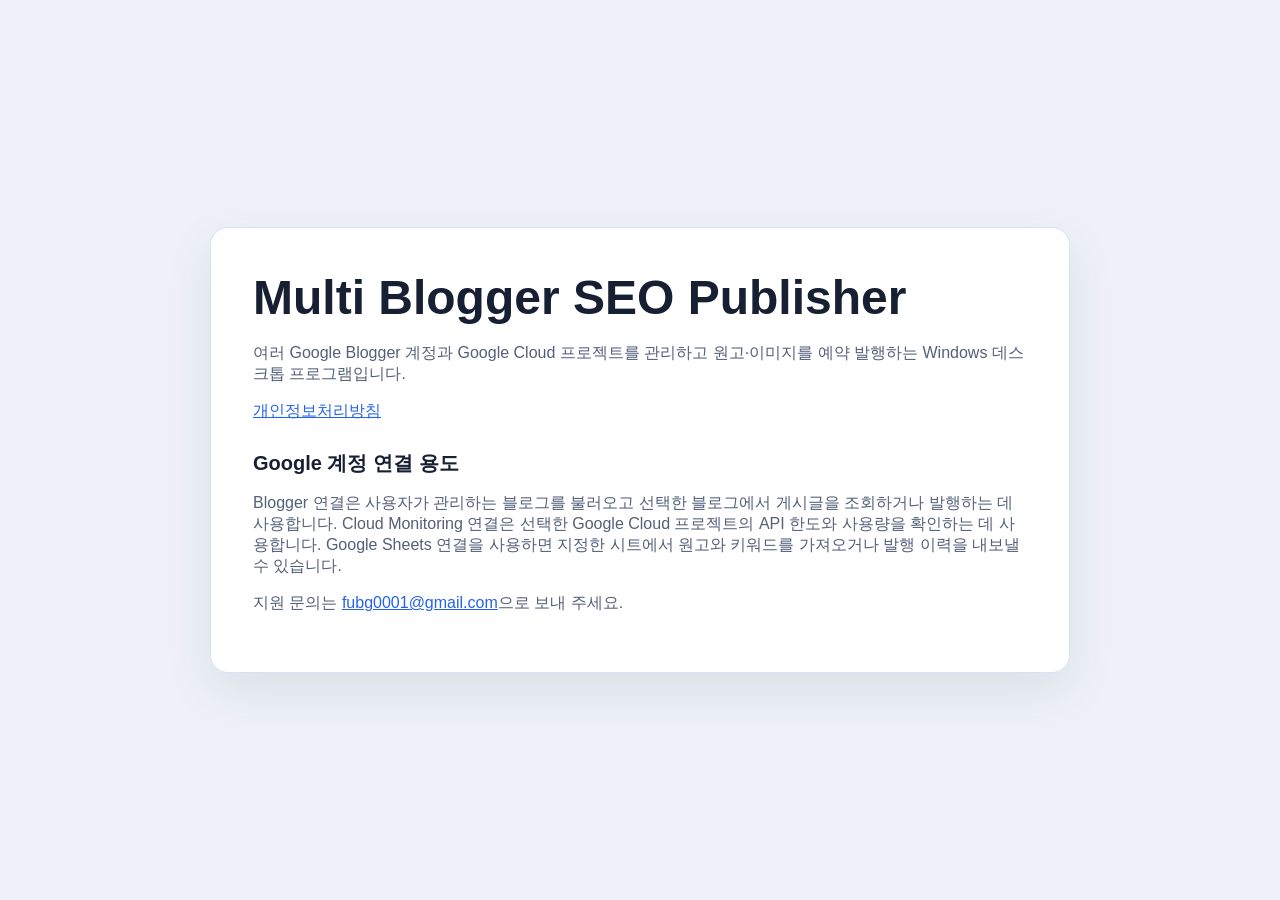
<file: index.html>
<!doctype html>
<html lang="ko">
<head>
  <meta charset="utf-8">
  <meta name="viewport" content="width=device-width, initial-scale=1">
  <title>Multi Blogger SEO Publisher</title>
  <link rel="stylesheet" href="style.css">
</head>
<body>
  <main class="card">
    <h1>Multi Blogger SEO Publisher</h1>
    <p>여러 Google Blogger 계정과 Google Cloud 프로젝트를 관리하고 원고·이미지를 예약 발행하는 Windows 데스크톱 프로그램입니다.</p>
    <p><a href="privacy.html">개인정보처리방침</a></p>
    <h2>Google 계정 연결 용도</h2>
    <p>Blogger 연결은 사용자가 관리하는 블로그를 불러오고 선택한 블로그에서 게시글을 조회하거나 발행하는 데 사용합니다. Cloud Monitoring 연결은 선택한 Google Cloud 프로젝트의 API 한도와 사용량을 확인하는 데 사용합니다. Google Sheets 연결을 사용하면 지정한 시트에서 원고와 키워드를 가져오거나 발행 이력을 내보낼 수 있습니다.</p>
    <p>지원 문의는 <a href="mailto:fubg0001@gmail.com">fubg0001@gmail.com</a>으로 보내 주세요.</p>
  </main>
</body>
</html>
</file>
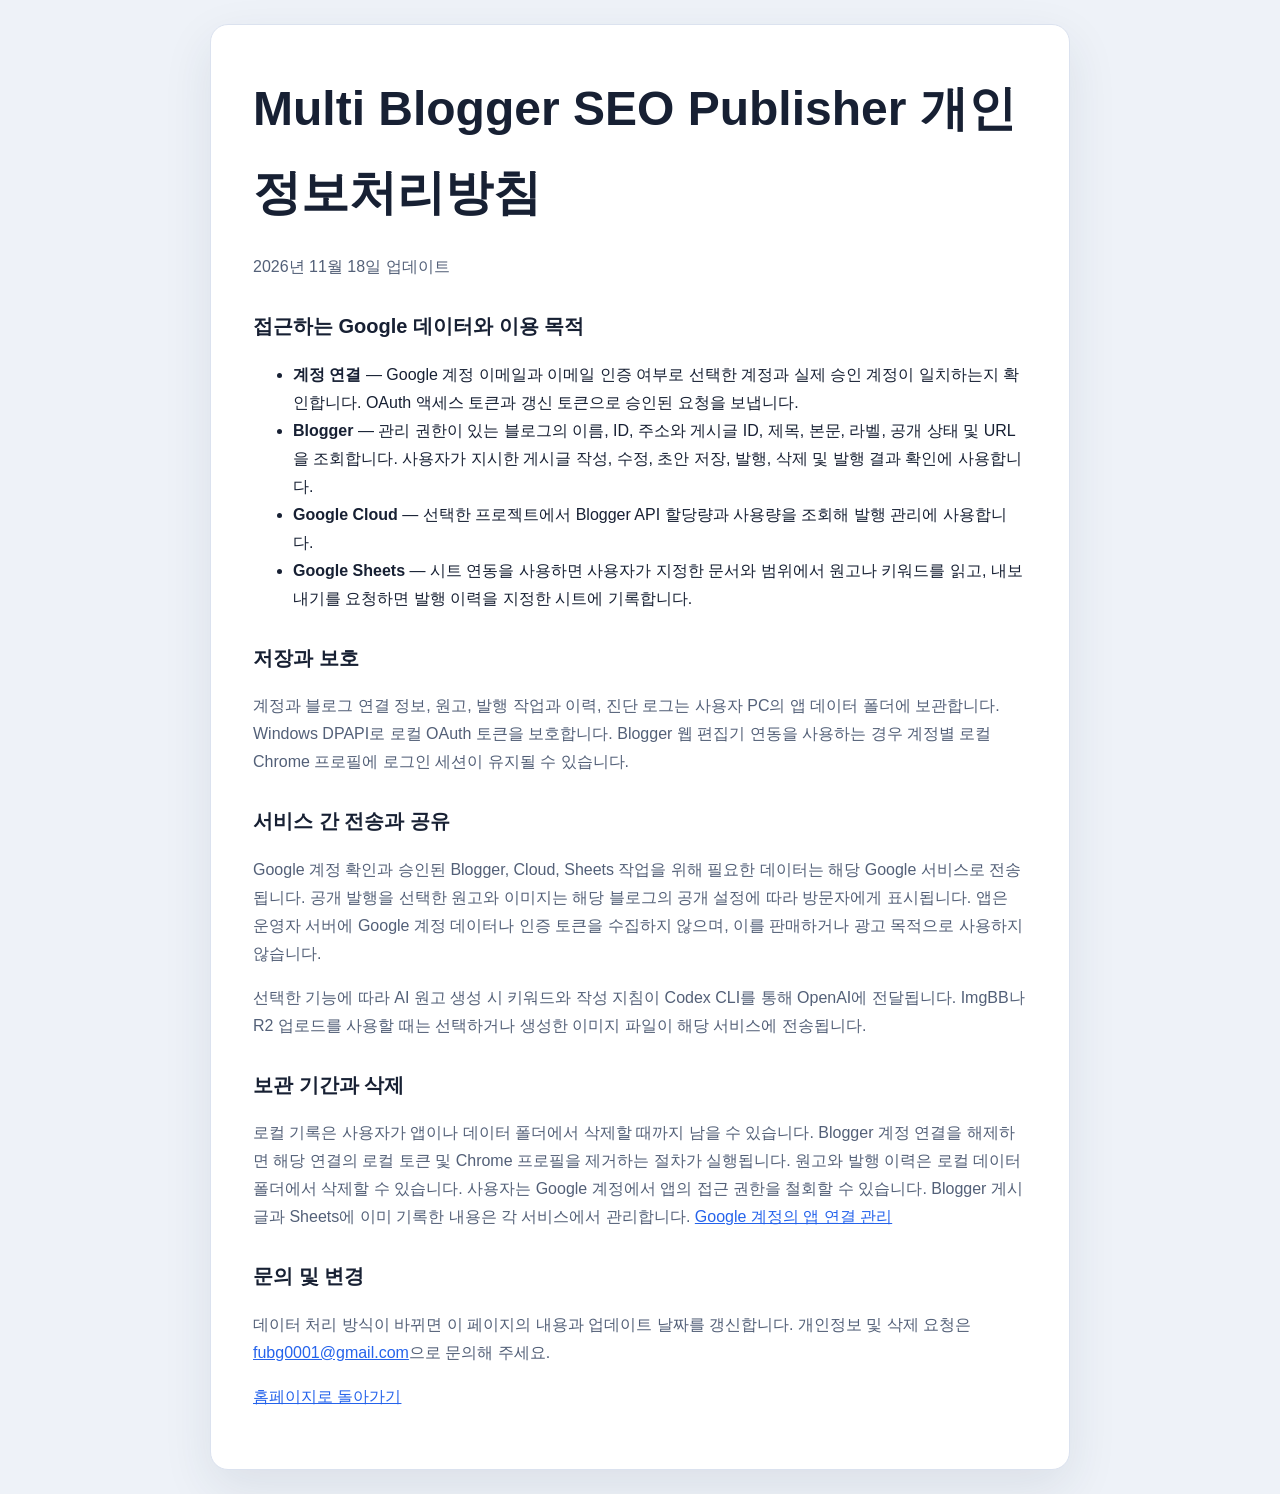
<file: privacy.html>
<!doctype html>
<html lang="ko">
<head>
  <meta charset="utf-8">
  <meta name="viewport" content="width=device-width, initial-scale=1">
  <title>개인정보처리방침 · Multi Blogger SEO Publisher</title>
  <link rel="stylesheet" href="style.css">
</head>
<body>
  <main class="card document">
    <h1>Multi Blogger SEO Publisher 개인정보처리방침</h1>
    <p>2026년 11월 18일 업데이트</p>
    <h2>접근하는 Google 데이터와 이용 목적</h2>
    <ul>
      <li><strong>계정 연결</strong> — Google 계정 이메일과 이메일 인증 여부로 선택한 계정과 실제 승인 계정이 일치하는지 확인합니다. OAuth 액세스 토큰과 갱신 토큰으로 승인된 요청을 보냅니다.</li>
      <li><strong>Blogger</strong> — 관리 권한이 있는 블로그의 이름, ID, 주소와 게시글 ID, 제목, 본문, 라벨, 공개 상태 및 URL을 조회합니다. 사용자가 지시한 게시글 작성, 수정, 초안 저장, 발행, 삭제 및 발행 결과 확인에 사용합니다.</li>
      <li><strong>Google Cloud</strong> — 선택한 프로젝트에서 Blogger API 할당량과 사용량을 조회해 발행 관리에 사용합니다.</li>
      <li><strong>Google Sheets</strong> — 시트 연동을 사용하면 사용자가 지정한 문서와 범위에서 원고나 키워드를 읽고, 내보내기를 요청하면 발행 이력을 지정한 시트에 기록합니다.</li>
    </ul>
    <h2>저장과 보호</h2>
    <p>계정과 블로그 연결 정보, 원고, 발행 작업과 이력, 진단 로그는 사용자 PC의 앱 데이터 폴더에 보관합니다. Windows DPAPI로 로컬 OAuth 토큰을 보호합니다. Blogger 웹 편집기 연동을 사용하는 경우 계정별 로컬 Chrome 프로필에 로그인 세션이 유지될 수 있습니다.</p>
    <h2>서비스 간 전송과 공유</h2>
    <p>Google 계정 확인과 승인된 Blogger, Cloud, Sheets 작업을 위해 필요한 데이터는 해당 Google 서비스로 전송됩니다. 공개 발행을 선택한 원고와 이미지는 해당 블로그의 공개 설정에 따라 방문자에게 표시됩니다. 앱은 운영자 서버에 Google 계정 데이터나 인증 토큰을 수집하지 않으며, 이를 판매하거나 광고 목적으로 사용하지 않습니다.</p>
    <p>선택한 기능에 따라 AI 원고 생성 시 키워드와 작성 지침이 Codex CLI를 통해 OpenAI에 전달됩니다. ImgBB나 R2 업로드를 사용할 때는 선택하거나 생성한 이미지 파일이 해당 서비스에 전송됩니다.</p>
    <h2>보관 기간과 삭제</h2>
    <p>로컬 기록은 사용자가 앱이나 데이터 폴더에서 삭제할 때까지 남을 수 있습니다. Blogger 계정 연결을 해제하면 해당 연결의 로컬 토큰 및 Chrome 프로필을 제거하는 절차가 실행됩니다. 원고와 발행 이력은 로컬 데이터 폴더에서 삭제할 수 있습니다. 사용자는 Google 계정에서 앱의 접근 권한을 철회할 수 있습니다. Blogger 게시글과 Sheets에 이미 기록한 내용은 각 서비스에서 관리합니다. <a href="https://myaccount.google.com/permissions">Google 계정의 앱 연결 관리</a></p>
    <h2>문의 및 변경</h2>
    <p>데이터 처리 방식이 바뀌면 이 페이지의 내용과 업데이트 날짜를 갱신합니다. 개인정보 및 삭제 요청은 <a href="mailto:fubg0001@gmail.com">fubg0001@gmail.com</a>으로 문의해 주세요.</p>
    <p><a href="./">홈페이지로 돌아가기</a></p>
  </main>
</body>
</html>
</file>
<file: style.css>
:root { color-scheme: light; font-family: Arial, "Malgun Gothic", sans-serif; color: #172033; background: #eef2f8; }
* { box-sizing: border-box; }
body { margin: 0; min-height: 100vh; display: grid; place-items: center; padding: 24px; }
.card { width: min(860px, 100%); background: #fff; border: 1px solid #dbe2ef; border-radius: 18px; padding: 42px; box-shadow: 0 18px 50px #24314d18; }
.document { line-height: 1.75; }
.badge { display: inline-block; color: #2563eb; font-size: 12px; font-weight: 700; letter-spacing: .12em; margin-bottom: 12px; }
h1 { margin: 0 0 18px; font-size: clamp(30px, 5vw, 48px); }
h2 { margin-top: 28px; font-size: 20px; }
p { color: #536078; font-size: 16px; }
a { color: #2563eb; }
.grid { display: grid; grid-template-columns: 1fr 1fr; gap: 22px; margin-top: 32px; }
.grid section { padding: 20px; border-radius: 12px; background: #f5f8ff; }
@media (max-width: 640px) { .card { padding: 26px; } .grid { grid-template-columns: 1fr; } }
</file>
